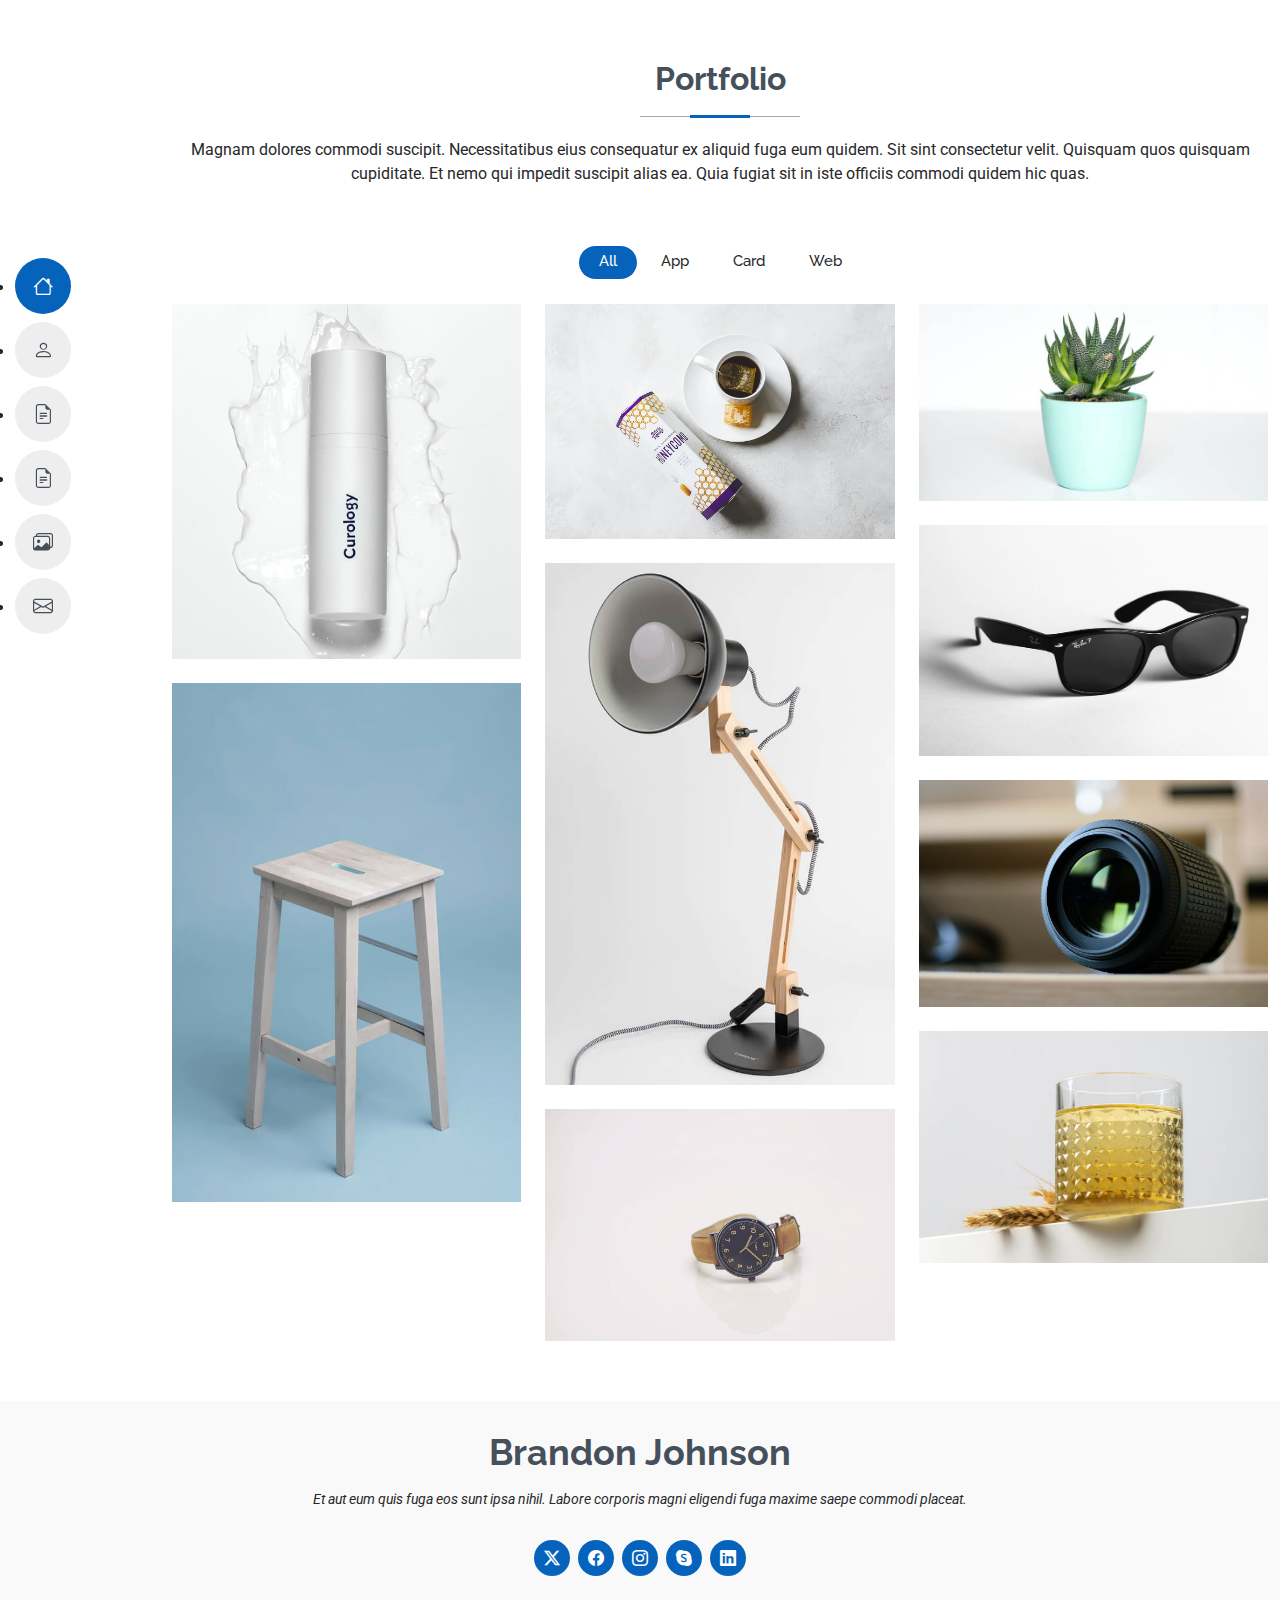
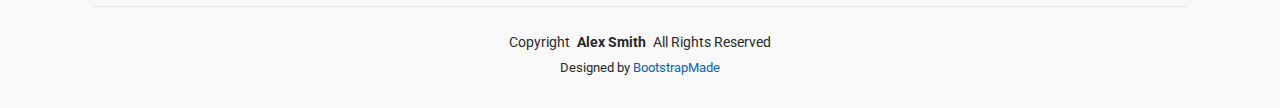
<file: portfolio-details.html>
<!DOCTYPE html>
<html lang="en">

<head>
  <meta charset="utf-8">
  <meta content="width=device-width, initial-scale=1.0" name="viewport">
  <title>Portfolio Details - MyResume Bootstrap Template</title>
  <meta content="" name="description">
  <meta content="" name="keywords">

  <!-- Favicons -->
  <link href="assets/img/favicon.png" rel="icon">
  <link href="assets/img/apple-touch-icon.png" rel="apple-touch-icon">

  <!-- Fonts -->
  <link href="https://fonts.googleapis.com" rel="preconnect">
  <link href="https://fonts.gstatic.com" rel="preconnect" crossorigin>
  <link href="https://fonts.googleapis.com/css2?family=Roboto:ital,wght@0,100;0,300;0,400;0,500;0,700;0,900;1,100;1,300;1,400;1,500;1,700;1,900&family=Poppins:ital,wght@0,100;0,200;0,300;0,400;0,500;0,600;0,700;0,800;0,900;1,100;1,200;1,300;1,400;1,500;1,600;1,700;1,800;1,900&family=Raleway:ital,wght@0,100;0,200;0,300;0,400;0,500;0,600;0,700;0,800;0,900;1,100;1,200;1,300;1,400;1,500;1,600;1,700;1,800;1,900&display=swap" rel="stylesheet">

  <!-- Vendor CSS Files -->
  <link href="assets/vendor/bootstrap/css/bootstrap.min.css" rel="stylesheet">
  <link href="assets/vendor/bootstrap-icons/bootstrap-icons.css" rel="stylesheet">
  <link href="assets/vendor/aos/aos.css" rel="stylesheet">
  <link href="assets/vendor/glightbox/css/glightbox.min.css" rel="stylesheet">
  <link href="assets/vendor/swiper/swiper-bundle.min.css" rel="stylesheet">

  <!-- Main CSS File -->
  <link href="assets/css/main.css" rel="stylesheet">

  <!-- =======================================================
  * Template Name: MyResume
  * Template URL: https://bootstrapmade.com/free-html-bootstrap-template-my-resume/
  * Updated: Jun 27 2024 with Bootstrap v5.3.3
  * Author: BootstrapMade.com
  * License: https://bootstrapmade.com/license/
  ======================================================== -->
</head>

<body class="portfolio-details-page">

  <header id="header" class="header d-flex flex-column justify-content-center">

    <i class="header-toggle d-xl-none bi bi-list"></i>

    <nav id="navmenu" class="navmenu">
        <li><a href="indedx.html" class="active"><i class="bi bi-house navicon"></i><span>Home</span></a></li>
        <li><a href="#about"><i class="bi bi-person navicon"></i><span>About Me</span></a></li>
        <li><a href="#resume"><i class="bi bi-file-earmark-text navicon"></i><span>Resume</span></a></li>
         <li><a href="#research"><i class="bi bi-file-earmark-text navicon"></i><span>Research&Teaching</span></a></li>
        <li><a href="portfolio-details.html"><i class="bi bi-images navicon"></i><span>Portfolio</span></a></li>
        <li><a href="#contact"><i class="bi bi-envelope navicon"></i><span>Contact</span></a></li>
      </ul>
    </nav>

  </header>

  <main class="main">

 <!--------------------------------
    BEGIN PORTFOGLIO Section 
    ---------------------------------->
    <section id="portfolio" class="portfolio section">

      <!-- Section Title -->
      <div class="container section-title" data-aos="fade-up">
        <h2>Portfolio</h2>
        <p>Magnam dolores commodi suscipit. Necessitatibus eius consequatur ex aliquid fuga eum quidem. Sit sint consectetur velit. Quisquam quos quisquam cupiditate. Et nemo qui impedit suscipit alias ea. Quia fugiat sit in iste officiis commodi quidem hic quas.</p>
      </div><!-- End Section Title -->

      <div class="container">

        <div class="isotope-layout" data-default-filter="*" data-layout="masonry" data-sort="original-order">

          <ul class="portfolio-filters isotope-filters" data-aos="fade-up" data-aos-delay="100">
            <li data-filter="*" class="filter-active">All</li>
            <li data-filter=".filter-app">App</li>
            <li data-filter=".filter-product">Card</li>
            <li data-filter=".filter-branding">Web</li>
          </ul><!-- End Portfolio Filters -->

          <div class="row gy-4 isotope-container" data-aos="fade-up" data-aos-delay="200">

            <div class="col-lg-4 col-md-6 portfolio-item isotope-item filter-app">
              <img src="assets/img/masonry-portfolio/masonry-portfolio-1.jpg" class="img-fluid" alt="">
              <div class="portfolio-info">
                <h4>App 1</h4>
                <p>Lorem ipsum, dolor sit</p>
                <a href="assets/img/masonry-portfolio/masonry-portfolio-1.jpg" title="App 1" data-gallery="portfolio-gallery-app" class="glightbox preview-link"><i class="bi bi-zoom-in"></i></a>
                <a href="portfolio-details.html" title="More Details" class="details-link"><i class="bi bi-link-45deg"></i></a>
              </div>
            </div><!-- End Portfolio Item -->

            <div class="col-lg-4 col-md-6 portfolio-item isotope-item filter-product">
              <img src="assets/img/masonry-portfolio/masonry-portfolio-2.jpg" class="img-fluid" alt="">
              <div class="portfolio-info">
                <h4>Product 1</h4>
                <p>Lorem ipsum, dolor sit</p>
                <a href="assets/img/masonry-portfolio/masonry-portfolio-2.jpg" title="Product 1" data-gallery="portfolio-gallery-product" class="glightbox preview-link"><i class="bi bi-zoom-in"></i></a>
                <a href="portfolio-details.html" title="More Details" class="details-link"><i class="bi bi-link-45deg"></i></a>
              </div>
            </div><!-- End Portfolio Item -->

            <div class="col-lg-4 col-md-6 portfolio-item isotope-item filter-branding">
              <img src="assets/img/masonry-portfolio/masonry-portfolio-3.jpg" class="img-fluid" alt="">
              <div class="portfolio-info">
                <h4>Branding 1</h4>
                <p>Lorem ipsum, dolor sit</p>
                <a href="assets/img/masonry-portfolio/masonry-portfolio-3.jpg" title="Branding 1" data-gallery="portfolio-gallery-branding" class="glightbox preview-link"><i class="bi bi-zoom-in"></i></a>
                <a href="portfolio-details.html" title="More Details" class="details-link"><i class="bi bi-link-45deg"></i></a>
              </div>
            </div><!-- End Portfolio Item -->

            <div class="col-lg-4 col-md-6 portfolio-item isotope-item filter-app">
              <img src="assets/img/masonry-portfolio/masonry-portfolio-4.jpg" class="img-fluid" alt="">
              <div class="portfolio-info">
                <h4>App 2</h4>
                <p>Lorem ipsum, dolor sit</p>
                <a href="assets/img/masonry-portfolio/masonry-portfolio-4.jpg" title="App 2" data-gallery="portfolio-gallery-app" class="glightbox preview-link"><i class="bi bi-zoom-in"></i></a>
                <a href="portfolio-details.html" title="More Details" class="details-link"><i class="bi bi-link-45deg"></i></a>
              </div>
            </div><!-- End Portfolio Item -->

            <div class="col-lg-4 col-md-6 portfolio-item isotope-item filter-product">
              <img src="assets/img/masonry-portfolio/masonry-portfolio-5.jpg" class="img-fluid" alt="">
              <div class="portfolio-info">
                <h4>Product 2</h4>
                <p>Lorem ipsum, dolor sit</p>
                <a href="assets/img/masonry-portfolio/masonry-portfolio-5.jpg" title="Product 2" data-gallery="portfolio-gallery-product" class="glightbox preview-link"><i class="bi bi-zoom-in"></i></a>
                <a href="portfolio-details.html" title="More Details" class="details-link"><i class="bi bi-link-45deg"></i></a>
              </div>
            </div><!-- End Portfolio Item -->

            <div class="col-lg-4 col-md-6 portfolio-item isotope-item filter-branding">
              <img src="assets/img/masonry-portfolio/masonry-portfolio-6.jpg" class="img-fluid" alt="">
              <div class="portfolio-info">
                <h4>Branding 2</h4>
                <p>Lorem ipsum, dolor sit</p>
                <a href="assets/img/masonry-portfolio/masonry-portfolio-6.jpg" title="Branding 2" data-gallery="portfolio-gallery-branding" class="glightbox preview-link"><i class="bi bi-zoom-in"></i></a>
                <a href="portfolio-details.html" title="More Details" class="details-link"><i class="bi bi-link-45deg"></i></a>
              </div>
            </div><!-- End Portfolio Item -->

            <div class="col-lg-4 col-md-6 portfolio-item isotope-item filter-app">
              <img src="assets/img/masonry-portfolio/masonry-portfolio-7.jpg" class="img-fluid" alt="">
              <div class="portfolio-info">
                <h4>App 3</h4>
                <p>Lorem ipsum, dolor sit</p>
                <a href="assets/img/masonry-portfolio/masonry-portfolio-7.jpg" title="App 3" data-gallery="portfolio-gallery-app" class="glightbox preview-link"><i class="bi bi-zoom-in"></i></a>
                <a href="portfolio-details.html" title="More Details" class="details-link"><i class="bi bi-link-45deg"></i></a>
              </div>
            </div><!-- End Portfolio Item -->

            <div class="col-lg-4 col-md-6 portfolio-item isotope-item filter-product">
              <img src="assets/img/masonry-portfolio/masonry-portfolio-8.jpg" class="img-fluid" alt="">
              <div class="portfolio-info">
                <h4>Product 3</h4>
                <p>Lorem ipsum, dolor sit</p>
                <a href="assets/img/masonry-portfolio/masonry-portfolio-8.jpg" title="Product 3" data-gallery="portfolio-gallery-product" class="glightbox preview-link"><i class="bi bi-zoom-in"></i></a>
                <a href="portfolio-details.html" title="More Details" class="details-link"><i class="bi bi-link-45deg"></i></a>
              </div>
            </div><!-- End Portfolio Item -->

            <div class="col-lg-4 col-md-6 portfolio-item isotope-item filter-branding">
              <img src="assets/img/masonry-portfolio/masonry-portfolio-9.jpg" class="img-fluid" alt="">
              <div class="portfolio-info">
                <h4>Branding 3</h4>
                <p>Lorem ipsum, dolor sit</p>
                <a href="assets/img/masonry-portfolio/masonry-portfolio-9.jpg" title="Branding 2" data-gallery="portfolio-gallery-branding" class="glightbox preview-link"><i class="bi bi-zoom-in"></i></a>
                <a href="portfolio-details.html" title="More Details" class="details-link"><i class="bi bi-link-45deg"></i></a>
              </div>
            </div><!-- End Portfolio Item -->

          </div><!-- End Portfolio Container -->

        </div>

      </div>

    </section>

 <!--------------------------------
    END PORTFOGLIO Section 
    ---------------------------------->



    
  </main>

  <footer id="footer" class="footer position-relative light-background">
    <div class="container">
      <h3 class="sitename">Brandon Johnson</h3>
      <p>Et aut eum quis fuga eos sunt ipsa nihil. Labore corporis magni eligendi fuga maxime saepe commodi placeat.</p>
      <div class="social-links d-flex justify-content-center">
        <a href=""><i class="bi bi-twitter-x"></i></a>
        <a href=""><i class="bi bi-facebook"></i></a>
        <a href=""><i class="bi bi-instagram"></i></a>
        <a href=""><i class="bi bi-skype"></i></a>
        <a href=""><i class="bi bi-linkedin"></i></a>
      </div>
      <div class="container">
        <div class="copyright">
          <span>Copyright</span> <strong class="px-1 sitename">Alex Smith</strong> <span>All Rights Reserved</span>
        </div>
        <div class="credits">
          <!-- All the links in the footer should remain intact. -->
          <!-- You can delete the links only if you've purchased the pro version. -->
          <!-- Licensing information: https://bootstrapmade.com/license/ -->
          <!-- Purchase the pro version with working PHP/AJAX contact form: [buy-url] -->
          Designed by <a href="https://bootstrapmade.com/">BootstrapMade</a>
        </div>
      </div>
    </div>
  </footer>

  <!-- Scroll Top -->
  <a href="#" id="scroll-top" class="scroll-top d-flex align-items-center justify-content-center"><i class="bi bi-arrow-up-short"></i></a>

  <!-- Preloader -->
  <div id="preloader"></div>

  <!-- Vendor JS Files -->
  <script src="assets/vendor/bootstrap/js/bootstrap.bundle.min.js"></script>
  <script src="assets/vendor/php-email-form/validate.js"></script>
  <script src="assets/vendor/aos/aos.js"></script>
  <script src="assets/vendor/typed.js/typed.umd.js"></script>
  <script src="assets/vendor/purecounter/purecounter_vanilla.js"></script>
  <script src="assets/vendor/waypoints/noframework.waypoints.js"></script>
  <script src="assets/vendor/glightbox/js/glightbox.min.js"></script>
  <script src="assets/vendor/imagesloaded/imagesloaded.pkgd.min.js"></script>
  <script src="assets/vendor/isotope-layout/isotope.pkgd.min.js"></script>
  <script src="assets/vendor/swiper/swiper-bundle.min.js"></script>

  <!-- Main JS File -->
  <script src="assets/js/main.js"></script>

</body>

</html>
</file>
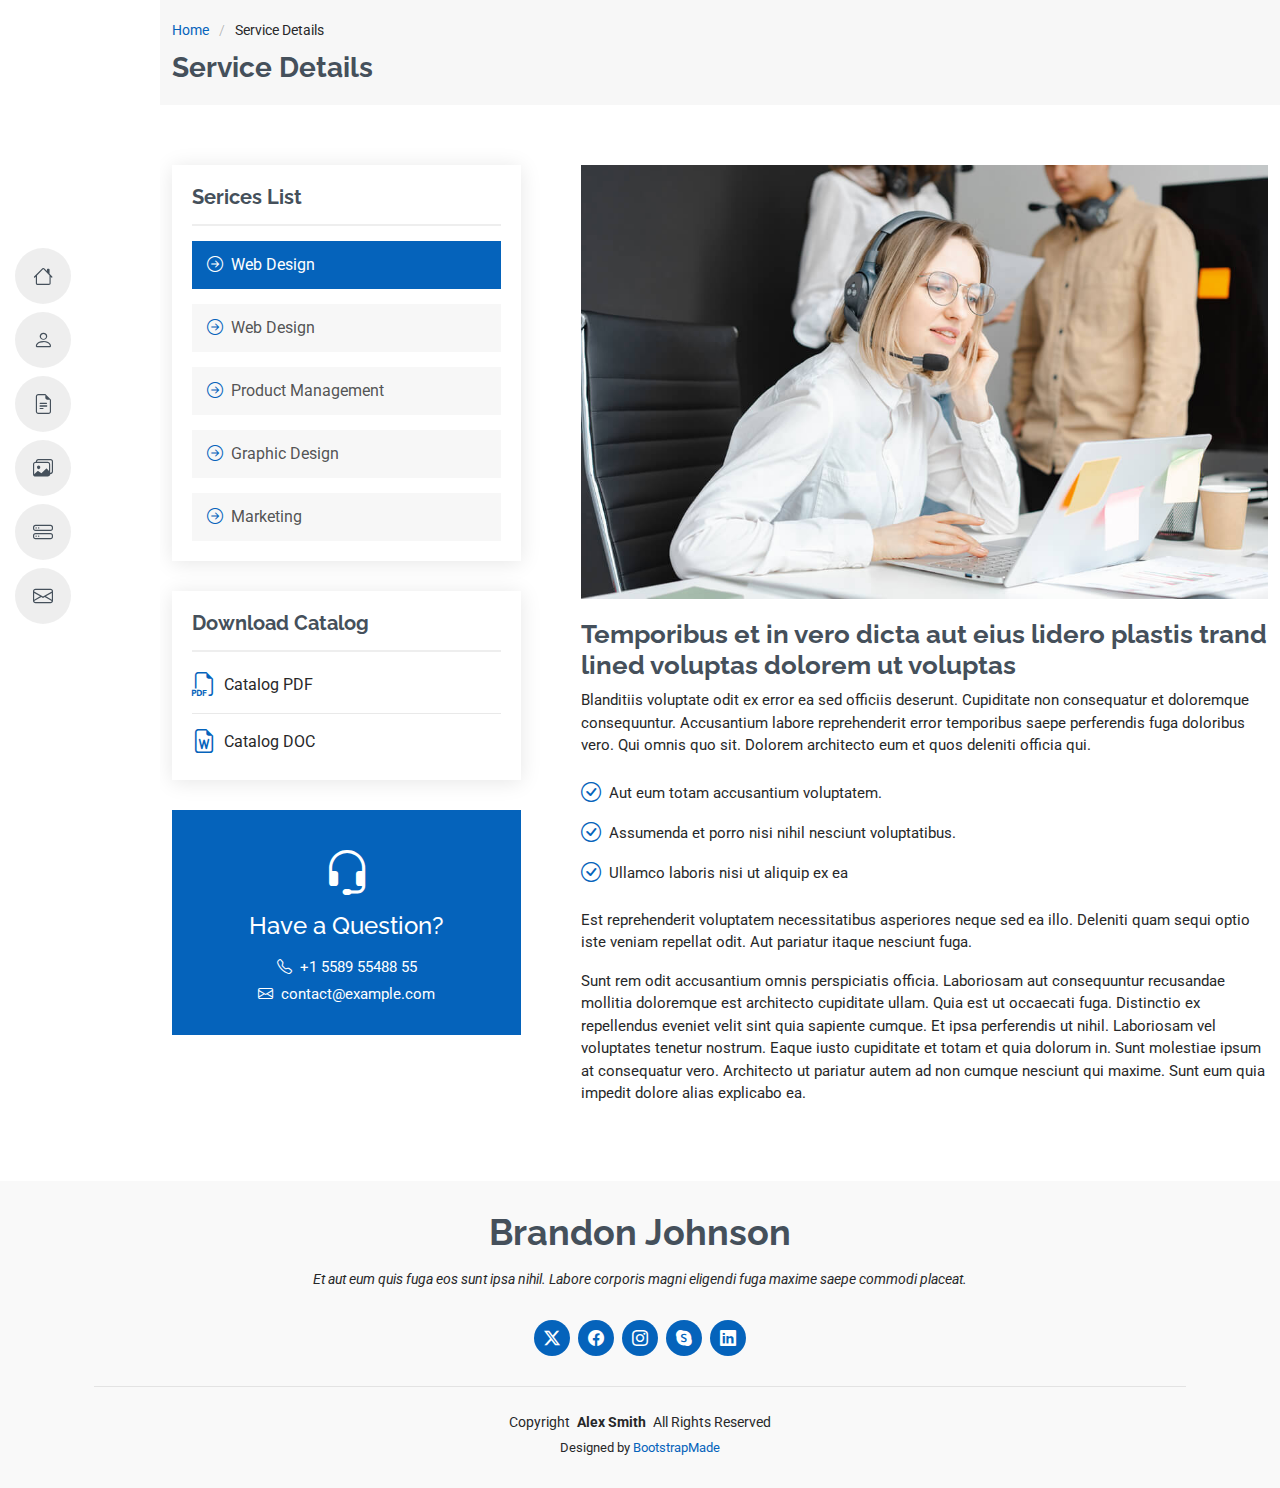
<file: service-details.html>
<!DOCTYPE html>
<html lang="en">

<head>
  <meta charset="utf-8">
  <meta content="width=device-width, initial-scale=1.0" name="viewport">
  <title>Service Details - MyResume Bootstrap Template</title>
  <meta content="" name="description">
  <meta content="" name="keywords">

  <!-- Favicons -->
  <link href="assets/img/favicon.png" rel="icon">
  <link href="assets/img/apple-touch-icon.png" rel="apple-touch-icon">

  <!-- Fonts -->
  <link href="https://fonts.googleapis.com" rel="preconnect">
  <link href="https://fonts.gstatic.com" rel="preconnect" crossorigin>
  <link href="https://fonts.googleapis.com/css2?family=Roboto:ital,wght@0,100;0,300;0,400;0,500;0,700;0,900;1,100;1,300;1,400;1,500;1,700;1,900&family=Poppins:ital,wght@0,100;0,200;0,300;0,400;0,500;0,600;0,700;0,800;0,900;1,100;1,200;1,300;1,400;1,500;1,600;1,700;1,800;1,900&family=Raleway:ital,wght@0,100;0,200;0,300;0,400;0,500;0,600;0,700;0,800;0,900;1,100;1,200;1,300;1,400;1,500;1,600;1,700;1,800;1,900&display=swap" rel="stylesheet">

  <!-- Vendor CSS Files -->
  <link href="assets/vendor/bootstrap/css/bootstrap.min.css" rel="stylesheet">
  <link href="assets/vendor/bootstrap-icons/bootstrap-icons.css" rel="stylesheet">
  <link href="assets/vendor/aos/aos.css" rel="stylesheet">
  <link href="assets/vendor/glightbox/css/glightbox.min.css" rel="stylesheet">
  <link href="assets/vendor/swiper/swiper-bundle.min.css" rel="stylesheet">

  <!-- Main CSS File -->
  <link href="assets/css/main.css" rel="stylesheet">

  <!-- =======================================================
  * Template Name: MyResume
  * Template URL: https://bootstrapmade.com/free-html-bootstrap-template-my-resume/
  * Updated: Jun 27 2024 with Bootstrap v5.3.3
  * Author: BootstrapMade.com
  * License: https://bootstrapmade.com/license/
  ======================================================== -->
</head>

<body class="service-details-page">

  <header id="header" class="header d-flex flex-column justify-content-center">

    <i class="header-toggle d-xl-none bi bi-list"></i>

    <nav id="navmenu" class="navmenu">
      <ul>
        <li><a href="#hero"><i class="bi bi-house navicon"></i><span>Home</span></a></li>
        <li><a href="#about"><i class="bi bi-person navicon"></i><span>About</span></a></li>
        <li><a href="#resume"><i class="bi bi-file-earmark-text navicon"></i><span>Resume</span></a></li>
        <li><a href="#portfolio"><i class="bi bi-images navicon"></i><span>Portfolio</span></a></li>
        <li><a href="#services"><i class="bi bi-hdd-stack navicon"></i><span>Services</span></a></li>
        <li><a href="#contact"><i class="bi bi-envelope navicon"></i><span>Contact</span></a></li>
      </ul>
    </nav>

  </header>

  <main class="main">

    <!-- Page Title -->
    <div class="page-title" data-aos="fade">
      <div class="container">
        <nav class="breadcrumbs">
          <ol>
            <li><a href="index.html">Home</a></li>
            <li class="current">Service Details</li>
          </ol>
        </nav>
        <h1>Service Details</h1>
      </div>
    </div><!-- End Page Title -->

    <!-- Service Details Section -->
    <section id="service-details" class="service-details section">

      <div class="container">

        <div class="row gy-5">

          <div class="col-lg-4" data-aos="fade-up" data-aos-delay="100">

            <div class="service-box">
              <h4>Serices List</h4>
              <div class="services-list">
                <a href="#" class="active"><i class="bi bi-arrow-right-circle"></i><span>Web Design</span></a>
                <a href="#"><i class="bi bi-arrow-right-circle"></i><span>Web Design</span></a>
                <a href="#"><i class="bi bi-arrow-right-circle"></i><span>Product Management</span></a>
                <a href="#"><i class="bi bi-arrow-right-circle"></i><span>Graphic Design</span></a>
                <a href="#"><i class="bi bi-arrow-right-circle"></i><span>Marketing</span></a>
              </div>
            </div><!-- End Services List -->

            <div class="service-box">
              <h4>Download Catalog</h4>
              <div class="download-catalog">
                <a href="#"><i class="bi bi-filetype-pdf"></i><span>Catalog PDF</span></a>
                <a href="#"><i class="bi bi-file-earmark-word"></i><span>Catalog DOC</span></a>
              </div>
            </div><!-- End Services List -->

            <div class="help-box d-flex flex-column justify-content-center align-items-center">
              <i class="bi bi-headset help-icon"></i>
              <h4>Have a Question?</h4>
              <p class="d-flex align-items-center mt-2 mb-0"><i class="bi bi-telephone me-2"></i> <span>+1 5589 55488 55</span></p>
              <p class="d-flex align-items-center mt-1 mb-0"><i class="bi bi-envelope me-2"></i> <a href="mailto:contact@example.com">contact@example.com</a></p>
            </div>

          </div>

          <div class="col-lg-8 ps-lg-5" data-aos="fade-up" data-aos-delay="200">
            <img src="assets/img/services.jpg" alt="" class="img-fluid services-img">
            <h3>Temporibus et in vero dicta aut eius lidero plastis trand lined voluptas dolorem ut voluptas</h3>
            <p>
              Blanditiis voluptate odit ex error ea sed officiis deserunt. Cupiditate non consequatur et doloremque consequuntur. Accusantium labore reprehenderit error temporibus saepe perferendis fuga doloribus vero. Qui omnis quo sit. Dolorem architecto eum et quos deleniti officia qui.
            </p>
            <ul>
              <li><i class="bi bi-check-circle"></i> <span>Aut eum totam accusantium voluptatem.</span></li>
              <li><i class="bi bi-check-circle"></i> <span>Assumenda et porro nisi nihil nesciunt voluptatibus.</span></li>
              <li><i class="bi bi-check-circle"></i> <span>Ullamco laboris nisi ut aliquip ex ea</span></li>
            </ul>
            <p>
              Est reprehenderit voluptatem necessitatibus asperiores neque sed ea illo. Deleniti quam sequi optio iste veniam repellat odit. Aut pariatur itaque nesciunt fuga.
            </p>
            <p>
              Sunt rem odit accusantium omnis perspiciatis officia. Laboriosam aut consequuntur recusandae mollitia doloremque est architecto cupiditate ullam. Quia est ut occaecati fuga. Distinctio ex repellendus eveniet velit sint quia sapiente cumque. Et ipsa perferendis ut nihil. Laboriosam vel voluptates tenetur nostrum. Eaque iusto cupiditate et totam et quia dolorum in. Sunt molestiae ipsum at consequatur vero. Architecto ut pariatur autem ad non cumque nesciunt qui maxime. Sunt eum quia impedit dolore alias explicabo ea.
            </p>
          </div>

        </div>

      </div>

    </section><!-- /Service Details Section -->

  </main>

  <footer id="footer" class="footer position-relative light-background">
    <div class="container">
      <h3 class="sitename">Brandon Johnson</h3>
      <p>Et aut eum quis fuga eos sunt ipsa nihil. Labore corporis magni eligendi fuga maxime saepe commodi placeat.</p>
      <div class="social-links d-flex justify-content-center">
        <a href=""><i class="bi bi-twitter-x"></i></a>
        <a href=""><i class="bi bi-facebook"></i></a>
        <a href=""><i class="bi bi-instagram"></i></a>
        <a href=""><i class="bi bi-skype"></i></a>
        <a href=""><i class="bi bi-linkedin"></i></a>
      </div>
      <div class="container">
        <div class="copyright">
          <span>Copyright</span> <strong class="px-1 sitename">Alex Smith</strong> <span>All Rights Reserved</span>
        </div>
        <div class="credits">
          <!-- All the links in the footer should remain intact. -->
          <!-- You can delete the links only if you've purchased the pro version. -->
          <!-- Licensing information: https://bootstrapmade.com/license/ -->
          <!-- Purchase the pro version with working PHP/AJAX contact form: [buy-url] -->
          Designed by <a href="https://bootstrapmade.com/">BootstrapMade</a>
        </div>
      </div>
    </div>
  </footer>

  <!-- Scroll Top -->
  <a href="#" id="scroll-top" class="scroll-top d-flex align-items-center justify-content-center"><i class="bi bi-arrow-up-short"></i></a>

  <!-- Preloader -->
  <div id="preloader"></div>

  <!-- Vendor JS Files -->
  <script src="assets/vendor/bootstrap/js/bootstrap.bundle.min.js"></script>
  <script src="assets/vendor/php-email-form/validate.js"></script>
  <script src="assets/vendor/aos/aos.js"></script>
  <script src="assets/vendor/typed.js/typed.umd.js"></script>
  <script src="assets/vendor/purecounter/purecounter_vanilla.js"></script>
  <script src="assets/vendor/waypoints/noframework.waypoints.js"></script>
  <script src="assets/vendor/glightbox/js/glightbox.min.js"></script>
  <script src="assets/vendor/imagesloaded/imagesloaded.pkgd.min.js"></script>
  <script src="assets/vendor/isotope-layout/isotope.pkgd.min.js"></script>
  <script src="assets/vendor/swiper/swiper-bundle.min.js"></script>

  <!-- Main JS File -->
  <script src="assets/js/main.js"></script>

</body>

</html>
</file>
<file: assets/css/main.css>
/**
* Template Name: MyResume
* Template URL: https://bootstrapmade.com/free-html-bootstrap-template-my-resume/
* Updated: Jun 27 2024 with Bootstrap v5.3.3
* Author: BootstrapMade.com
* License: https://bootstrapmade.com/license/
*/

/*--------------------------------------------------------------
# Font & Color Variables
# Help: https://bootstrapmade.com/color-system/
--------------------------------------------------------------*/
/* Fonts */
:root {
  --default-font: "Roboto",  system-ui, -apple-system, "Segoe UI", Roboto, "Helvetica Neue", Arial, "Noto Sans", "Liberation Sans", sans-serif, "Apple Color Emoji", "Segoe UI Emoji", "Segoe UI Symbol", "Noto Color Emoji";
  --heading-font: "Raleway",  sans-serif;
  --nav-font: "Poppins",  sans-serif;
}

/* Global Colors - The following color variables are used throughout the website. Updating them here will change the color scheme of the entire website */
:root { 
  --background-color: #ffffff; /* Background color for the entire website, including individual sections */
  --default-color: #272829; /* Default color used for the majority of the text content across the entire website */
  --heading-color: #45505b; /* Color for headings, subheadings and title throughout the website */
  --accent-color: #0563bb; /* Accent color that represents your brand on the website. It's used for buttons, links, and other elements that need to stand out */
  --surface-color: #ffffff; /* The surface color is used as a background of boxed elements within sections, such as cards, icon boxes, or other elements that require a visual separation from the global background. */
  --contrast-color: #ffffff; /* Contrast color for text, ensuring readability against backgrounds of accent, heading, or default colors. */


}

/* Nav Menu Colors - The following color variables are used specifically for the navigation menu. They are separate from the global colors to allow for more customization options */
:root {
  --nav-color: #45505b;  /* The default color of the main navmenu links */
  --nav-hover-color: #0563bb; /* Applied to main navmenu links when they are hovered over or active */
  --nav-mobile-background-color: #ffffff; /* Used as the background color for mobile navigation menu */
  --nav-dropdown-background-color: #ffffff; /* Used as the background color for dropdown items that appear when hovering over primary navigation items */
  --nav-dropdown-color: #212529; /* Used for navigation links of the dropdown items in the navigation menu. */
  --nav-dropdown-hover-color: #0563bb; /* Similar to --nav-hover-color, this color is applied to dropdown navigation links when they are hovered over. */
}

/* Color Presets - These classes override global colors when applied to any section or element, providing reuse of the sam color scheme. */

.light-background {
  --background-color: #f9f9f9;
  --surface-color: #ffffff;
}

.dark-background {
  --background-color: #060606;
  --default-color: #ffffff;
  --heading-color: #ffffff;
  --surface-color: #252525;
  --contrast-color: #ffffff;
}

/* Smooth scroll */
:root {
  scroll-behavior: smooth;
}

/*--------------------------------------------------------------
# General Styling & Shared Classes
--------------------------------------------------------------*/
body {
  color: var(--default-color);
  background-color: var(--background-color);
  font-family: var(--default-font);
}

a {
  color: var(--accent-color);
  text-decoration: none;
  transition: 0.3s;
}

a:hover {
  color: color-mix(in srgb, var(--accent-color), transparent 25%);
  text-decoration: none;
}

h1,
h2,
h3,
h4,
h5,
h6 {
  color: var(--heading-color);
  font-family: var(--heading-font);
}

/* PHP Email Form Messages
------------------------------*/
.php-email-form .error-message {
  display: none;
  background: #df1529;
  color: #ffffff;
  text-align: left;
  padding: 15px;
  margin-bottom: 24px;
  font-weight: 600;
}

.php-email-form .sent-message {
  display: none;
  color: #ffffff;
  background: #059652;
  text-align: center;
  padding: 15px;
  margin-bottom: 24px;
  font-weight: 600;
}

.php-email-form .loading {
  display: none;
  background: var(--surface-color);
  text-align: center;
  padding: 15px;
  margin-bottom: 24px;
}

.php-email-form .loading:before {
  content: "";
  display: inline-block;
  border-radius: 50%;
  width: 24px;
  height: 24px;
  margin: 0 10px -6px 0;
  border: 3px solid var(--accent-color);
  border-top-color: var(--surface-color);
  animation: php-email-form-loading 1s linear infinite;
}

@keyframes php-email-form-loading {
  0% {
    transform: rotate(0deg);
  }

  100% {
    transform: rotate(360deg);
  }
}

/*--------------------------------------------------------------
# Global Header
--------------------------------------------------------------*/
.header {
  color: var(--default-color);
  position: fixed;
  top: 0;
  left: 0;
  bottom: 0;
  padding: 0 15px;
  transition: all ease-in-out 0.3s;
  overflow-y: auto;
  z-index: 997;
  min-width: 200px;
}

@media (max-width: 1199px) {
  .header {
    background-color: var(--background-color);
    border-right: 1px solid color-mix(in srgb, var(--default-color), transparent 90%);
    width: 300px;
    left: -100%;
  }
}

@media (min-width: 1200px) and (max-width: 1600px) {
  .header~main {
    margin-left: 160px;
  }

  .header~main .hero {
    margin-left: -160px;
    width: 100vw;
  }
}

.header.header-show {
  left: 0;
}

.header .header-toggle {
  color: var(--contrast-color);
  background-color: var(--accent-color);
  font-size: 22px;
  display: flex;
  align-items: center;
  justify-content: center;
  width: 40px;
  height: 40px;
  border-radius: 50%;
  cursor: pointer;
  position: fixed;
  top: 15px;
  right: 15px;
  z-index: 9999;
  transition: background-color 0.3s;
}

.header .header-toggle:hover {
  color: var(--contrast-color);
  background-color: color-mix(in srgb, var(--accent-color) 90%, white 15%);
}

.header .profile-img img {
  margin: 15px auto;
  display: block;
  width: 120px;
  border: 8px solid color-mix(in srgb, var(--default-color), transparent 85%);
}

/*--------------------------------------------------------------
# Navigation Menu
--------------------------------------------------------------*/
.navmenu {
  padding: 0;
  z-index: 9997;
}

.navmenu ul {
  list-style: none;
  padding: 0 0 20px 0;
  margin: 0;
  width: 140px;
}

.navmenu a,
.navmenu a:focus {
  color: var(--nav-color);
  font-family: var(--nav-font);
  display: flex;
  align-items: center;
  padding: 10px 18px;
  margin-bottom: 8px;
  font-size: 15px;
  border-radius: 50px;
  background: color-mix(in srgb, var(--default-color), transparent 92%);
  height: 56px;
  width: 100%;
  overflow: hidden;
  transition: 0.3s;
}

.navmenu a i,
.navmenu a:focus i {
  font-size: 20px;
}

.navmenu a span,
.navmenu a:focus span {
  padding: 0 5px 0 7px;
}

@media (min-width: 992px) {

  .navmenu a,
  .navmenu a:focus {
    max-width: 56px;
  }

  .navmenu a span,
  .navmenu a:focus span {
    display: none;
  }
}

.navmenu a:hover,
.navmenu .active,
.navmenu .active:focus,
.navmenu li:hover>a {
  color: var(--contrast-color);
  background: var(--nav-hover-color);
}

.navmenu a:hover,
.navmenu li:hover>a {
  max-width: 100%;
  color: var(--contrast-color);
}

.navmenu a:hover span,
.navmenu li:hover>a span {
  display: block;
}

/*--------------------------------------------------------------
# Global Footer
--------------------------------------------------------------*/
.footer {
  color: var(--default-color);
  background-color: var(--background-color);
  font-size: 14px;
  text-align: center;
  padding: 30px 0;
  position: relative;
}

.footer h3 {
  font-size: 36px;
  font-weight: 700;
  position: relative;
  padding: 0;
  margin: 0 0 15px 0;
}

.footer p {
  font-size: 15;
  font-style: italic;
  padding: 0;
  margin: 0 0 30px 0;
}

.footer .social-links {
  margin: 0 0 30px 0;
}

.footer .social-links a {
  font-size: 16px;
  display: flex;
  align-items: center;
  justify-content: center;
  background: var(--accent-color);
  color: var(--contrast-color);
  line-height: 1;
  margin: 0 4px;
  border-radius: 50%;
  text-align: center;
  width: 36px;
  height: 36px;
  transition: 0.3s;
}

.footer .social-links a:hover {
  background: color-mix(in srgb, var(--accent-color), transparent 20%);
  text-decoration: none;
}

.footer .copyright {
  padding-top: 25px;
  border-top: 1px solid color-mix(in srgb, var(--default-color), transparent 90%);
}

.footer .credits {
  font-size: 13px;
  padding-top: 5px;
}

/*--------------------------------------------------------------
# Preloader
--------------------------------------------------------------*/
#preloader {
  position: fixed;
  inset: 0;
  z-index: 999999;
  overflow: hidden;
  background: var(--backgroupnd-color);
  transition: all 0.6s ease-out;
}

#preloader:before {
  content: "";
  position: fixed;
  top: calc(50% - 30px);
  left: calc(50% - 30px);
  border: 6px solid #ffffff;
  border-color: var(--accent-color) transparent var(--accent-color) transparent;
  border-radius: 50%;
  width: 60px;
  height: 60px;
  animation: animate-preloader 1.5s linear infinite;
}

@keyframes animate-preloader {
  0% {
    transform: rotate(0deg);
  }

  100% {
    transform: rotate(360deg);
  }
}



/*--------------------------------------------------------------
# Scroll Top Button
--------------------------------------------------------------*/
.scroll-top {
  position: fixed;
  visibility: hidden;
  opacity: 0;
  right: 15px;
  bottom: -15px;
  z-index: 99999;
  background-color: var(--accent-color);
  width: 44px;
  height: 44px;
  border-radius: 50px;
  transition: all 0.4s;
}

.scroll-top i {
  font-size: 24px;
  color: var(--contrast-color);
  line-height: 0;
}

.scroll-top:hover {
  background-color: color-mix(in srgb, var(--accent-color), transparent 20%);
  color: var(--contrast-color);
}

.scroll-top.active {
  visibility: visible;
  opacity: 1;
  bottom: 15px;
}

/*--------------------------------------------------------------
# Disable aos animation delay on mobile devices
--------------------------------------------------------------*/
@media screen and (max-width: 768px) {
  [data-aos-delay] {
    transition-delay: 0 !important;
  }
}

/*--------------------------------------------------------------
# Global Page Titles & Breadcrumbs
--------------------------------------------------------------*/
.page-title {
  --background-color: color-mix(in srgb, var(--default-color), transparent 96%);
  color: var(--default-color);
  background-color: var(--background-color);
  padding: 20px 0;
  position: relative;
}

.page-title h1 {
  font-size: 28px;
  font-weight: 700;
  margin: 0;
}

.page-title .breadcrumbs ol {
  display: flex;
  flex-wrap: wrap;
  list-style: none;
  padding: 0 0 10px 0;
  margin: 0;
  font-size: 14px;
  font-weight: 400;
}

.page-title .breadcrumbs ol li+li {
  padding-left: 10px;
}

.page-title .breadcrumbs ol li+li::before {
  content: "/";
  display: inline-block;
  padding-right: 10px;
  color: color-mix(in srgb, var(--default-color), transparent 70%);
}

/*--------------------------------------------------------------
# Global Sections
--------------------------------------------------------------*/
section,
.section {
  color: var(--default-color);
  background-color: var(--background-color);
  padding: 60px 0;
  overflow: clip;
}

/*--------------------------------------------------------------
# Global Section Titles
--------------------------------------------------------------*/
.section-title {
  text-align: center;
  padding-bottom: 60px;
  position: relative;
}

.section-title h2 {
  font-size: 32px;
  font-weight: 700;
  margin-bottom: 20px;
  padding-bottom: 20px;
  position: relative;
}

.section-title h2:before {
  content: "";
  position: absolute;
  display: block;
  width: 160px;
  height: 1px;
  background: color-mix(in srgb, var(--default-color), transparent 60%);
  left: 0;
  right: 0;
  bottom: 1px;
  margin: auto;
}

.section-title h2::after {
  content: "";
  position: absolute;
  display: block;
  width: 60px;
  height: 3px;
  background: var(--accent-color);
  left: 0;
  right: 0;
  bottom: 0;
  margin: auto;
}

.section-title p {
  margin-bottom: 0;
}

/*--------------------------------------------------------------
# Hero Section
--------------------------------------------------------------*/
.hero {
  width: 100%;
  min-height: 100vh;
  position: relative;
  padding: 80px 0;
  display: flex;
  align-items: center;
  justify-content: center;
}

.hero img {
  position: absolute;
  inset: 0;
  display: block;
  width: 100%;
  height: 100%;
  object-fit: cover;
  z-index: 1;
}

.hero:before {
  content: "";
  background: color-mix(in srgb, var(--background-color), transparent 30%);
  position: absolute;
  inset: 0;
  z-index: 2;
}

.hero .container {
  position: relative;
  z-index: 3;
}

.hero h2 {
  margin: 0;
  font-size: 64px;
  font-weight: 700;
}

.hero p {
  margin: 5px 0 0 0;
  font-size: 26px;
}

.hero p span {
  letter-spacing: 1px;
  border-bottom: 2px solid var(--accent-color);
}

.hero .social-links {
  margin-top: 25px;
}

.hero .social-links a {
  font-size: 20px;
  display: inline-block;
  color: color-mix(in srgb, var(--default-color), transparent 30%);
  line-height: 1;
  margin-right: 20px;
  transition: 0.3s;
}

.hero .social-links a:hover {
  color: var(--accent-color);
}

@media (max-width: 768px) {
  .hero h2 {
    font-size: 32px;
  }

  .hero p {
    font-size: 20px;
  }
}

/*--------------------------------------------------------------
# About Section
--------------------------------------------------------------*/
.about .content h2 {
  font-weight: 700;
  font-size: 28px;
  color: #0563bb;
}

.about .content h3 {
  font-weight: 700;
  font-size: 16px;
  color: #0563bb;
}

.about .content ul {
  list-style: none;
  padding: 0;
}

.about .content ul li {
  margin-bottom: 20px;
  display: flex;
  align-items: center;
}

.about .content ul strong {
  margin-right: 10px;
}

.about .content ul i {
  font-size: 16px;
  margin-right: 5px;
  color: var(--accent-color);
  line-height: 0;
}

/*--------------------------------------------------------------
# Stats Section
--------------------------------------------------------------*/
.stats i {
  background-color: var(--accent-color);
  color: var(--contrast-color);
  width: 54px;
  height: 54px;
  font-size: 24px;
  border-radius: 50px;
  display: inline-flex;
  align-items: center;
  justify-content: center;
  position: relative;
  z-index: 1;
}

.stats .stats-item {
  margin-top: 10px;
  width: 100%;
  position: relative;
  text-align: center;
  z-index: 0;
}

.stats .stats-item span {
  font-size: 36px;
  display: block;
  font-weight: 700;
  color: color-mix(in srgb, var(--default-color), transparent 20%);
}

.stats .stats-item p {
  padding: 0;
  margin: 0;
  color: color-mix(in srgb, var(--default-color), transparent 50%);
  font-size: 16px;
}

/*--------------------------------------------------------------
# Skills Section
--------------------------------------------------------------*/
.skills .progress {
  height: 60px;
  display: block;
  background: none;
  border-radius: 0;
}

.skills .progress .skill {
  color: var(--heading-color);
  padding: 0;
  margin: 0 0 6px 0;
  text-transform: uppercase;
  display: block;
  font-weight: 600;
  font-family: var(--heading-font);
}

.skills .progress .skill .val {
  float: right;
  font-style: normal;
}

.skills .progress-bar-wrap {
  background: color-mix(in srgb, var(--default-color), transparent 90%);
  height: 10px;
}

.skills .progress-bar {
  width: 1px;
  height: 10px;
  transition: 0.9s;
  background-color: var(--accent-color);
}

/*--------------------------------------------------------------
# Resume Section
--------------------------------------------------------------*/
.resume .resume-title {
  color: var(--heading-color);
  font-size: 26px;
  font-weight: 700;
  margin-top: 20px;
  margin-bottom: 20px;
}

.resume .resume-item {
  padding: 0 0 20px 20px;
  margin-top: -2px;
  border-left: 2px solid var(--accent-color);
  position: relative;
}

.resume .resume-item h4 {
  line-height: 18px;
  font-size: 18px;
  font-weight: 600;
  text-transform: uppercase;
  color: color-mix(in srgb, var(--default-color), transparent 20%);
  margin-bottom: 10px;
}

.resume .resume-item h5 {
  font-size: 16px;
  padding: 5px 15px;
  display: inline-block;
  font-weight: 600;
  margin-bottom: 10px;
}

.resume .resume-item ul {
  padding-left: 20px;
}

.resume .resume-item ul li {
  padding-bottom: 10px;
}

.resume .resume-item:last-child {
  padding-bottom: 0;
}

.resume .resume-item::before {
  content: "";
  position: absolute;
  width: 16px;
  height: 16px;
  border-radius: 50px;
  left: -9px;
  top: 0;
  background: var(--background-color);
  border: 2px solid var(--accent-color);
}

/*--------------------------------------------------------------
# Portfolio Section
--------------------------------------------------------------*/
.portfolio .portfolio-filters {
  padding: 0;
  margin: 0 auto 20px auto;
  list-style: none;
  text-align: center;
}

.portfolio .portfolio-filters li {
  cursor: pointer;
  display: inline-block;
  padding: 8px 20px 10px 20px;
  margin: 0;
  font-size: 15px;
  font-weight: 500;
  line-height: 1;
  margin-bottom: 5px;
  border-radius: 50px;
  transition: all 0.3s ease-in-out;
  font-family: var(--heading-font);
}

.portfolio .portfolio-filters li:hover,
.portfolio .portfolio-filters li.filter-active {
  color: var(--contrast-color);
  background-color: var(--accent-color);
}

.portfolio .portfolio-filters li:first-child {
  margin-left: 0;
}

.portfolio .portfolio-filters li:last-child {
  margin-right: 0;
}

@media (max-width: 575px) {
  .portfolio .portfolio-filters li {
    font-size: 14px;
    margin: 0 0 10px 0;
  }
}

.portfolio .portfolio-item {
  position: relative;
  overflow: hidden;
}

.portfolio .portfolio-item .portfolio-info {
  opacity: 0;
  position: absolute;
  left: 12px;
  right: 12px;
  bottom: -100%;
  z-index: 3;
  transition: all ease-in-out 0.5s;
  background: color-mix(in srgb, var(--background-color), transparent 10%);
  padding: 15px;
}

.portfolio .portfolio-item .portfolio-info h4 {
  font-size: 18px;
  font-weight: 600;
  padding-right: 50px;
}

.portfolio .portfolio-item .portfolio-info p {
  color: color-mix(in srgb, var(--default-color), transparent 30%);
  font-size: 14px;
  margin-bottom: 0;
  padding-right: 50px;
}

.portfolio .portfolio-item .portfolio-info .preview-link,
.portfolio .portfolio-item .portfolio-info .details-link {
  position: absolute;
  right: 50px;
  font-size: 24px;
  top: calc(50% - 14px);
  color: color-mix(in srgb, var(--default-color), transparent 30%);
  transition: 0.3s;
  line-height: 0;
}

.portfolio .portfolio-item .portfolio-info .preview-link:hover,
.portfolio .portfolio-item .portfolio-info .details-link:hover {
  color: var(--accent-color);
}

.portfolio .portfolio-item .portfolio-info .details-link {
  right: 14px;
  font-size: 28px;
}

.portfolio .portfolio-item:hover .portfolio-info {
  opacity: 1;
  bottom: 0;
}

/*--------------------------------------------------------------
# Services Section
--------------------------------------------------------------*/
.services .service-item {
  background-color: var(--surface-color);
  box-shadow: 0px 5px 90px 0px rgba(0, 0, 0, 0.1);
  height: 100%;
  padding: 60px 30px;
  text-align: center;
  transition: 0.3s;
  border-radius: 5px;
}

.services .service-item .icon {
  margin: 0 auto;
  width: 100px;
  height: 100px;
  display: flex;
  align-items: center;
  justify-content: center;
  transition: ease-in-out 0.3s;
  position: relative;
}

.services .service-item .icon i {
  font-size: 36px;
  transition: 0.5s;
  position: relative;
}

.services .service-item .icon svg {
  position: absolute;
  top: 0;
  left: 0;
}

.services .service-item .icon svg path {
  transition: 0.5s;
  fill: color-mix(in srgb, var(--default-color), transparent 95%);
}

.services .service-item h3 {
  font-weight: 700;
  margin: 10px 0 15px 0;
  font-size: 22px;
}

.services .service-item p {
  line-height: 24px;
  font-size: 14px;
  margin-bottom: 0;
}

.services .service-item:hover {
  box-shadow: 0px 5px 35px 0px rgba(0, 0, 0, 0.1);
}

.services .service-item.item-cyan i {
  color: #0dcaf0;
}

.services .service-item.item-cyan:hover .icon i {
  color: #fff;
}

.services .service-item.item-cyan:hover .icon path {
  fill: #0dcaf0;
}

.services .service-item.item-orange i {
  color: #fd7e14;
}

.services .service-item.item-orange:hover .icon i {
  color: #fff;
}

.services .service-item.item-orange:hover .icon path {
  fill: #fd7e14;
}

.services .service-item.item-teal i {
  color: #20c997;
}

.services .service-item.item-teal:hover .icon i {
  color: #fff;
}

.services .service-item.item-teal:hover .icon path {
  fill: #20c997;
}

.services .service-item.item-red i {
  color: #df1529;
}

.services .service-item.item-red:hover .icon i {
  color: #fff;
}

.services .service-item.item-red:hover .icon path {
  fill: #df1529;
}

.services .service-item.item-indigo i {
  color: #6610f2;
}

.services .service-item.item-indigo:hover .icon i {
  color: #fff;
}

.services .service-item.item-indigo:hover .icon path {
  fill: #6610f2;
}

.services .service-item.item-pink i {
  color: #f3268c;
}

.services .service-item.item-pink:hover .icon i {
  color: #fff;
}

.services .service-item.item-pink:hover .icon path {
  fill: #f3268c;
}

/*--------------------------------------------------------------
# Testimonials Section
--------------------------------------------------------------*/
.testimonials .testimonials-carousel,
.testimonials .testimonials-slider {
  overflow: hidden;
}

.testimonials .testimonial-item .testimonial-content {
  border-left: 3px solid var(--accent-color);
  padding-left: 30px;
}

.testimonials .testimonial-item .testimonial-img {
  border-radius: 50%;
  border: 4px solid var(--background-color);
  margin: 0 auto;
}

.testimonials .testimonial-item h3 {
  font-size: 20px;
  font-weight: bold;
  margin: 10px 0 5px 0;
}

.testimonials .testimonial-item h4 {
  font-size: 14px;
  color: color-mix(in srgb, var(--default-color), transparent 40%);
  margin: 0 0 10px 0;
}

.testimonials .testimonial-item .stars i {
  color: #ffc107;
  margin: 0 1px;
}

.testimonials .testimonial-item .quote-icon-left,
.testimonials .testimonial-item .quote-icon-right {
  color: color-mix(in srgb, var(--accent-color), transparent 50%);
  font-size: 26px;
  line-height: 0;
}

.testimonials .testimonial-item .quote-icon-left {
  display: inline-block;
  left: -5px;
  position: relative;
}

.testimonials .testimonial-item .quote-icon-right {
  display: inline-block;
  right: -5px;
  position: relative;
  top: 10px;
  transform: scale(-1, -1);
}

.testimonials .testimonial-item p {
  font-style: italic;
}

.testimonials .swiper-wrapper {
  height: auto;
}

.testimonials .swiper-pagination {
  margin-top: 30px;
  position: relative;
}

.testimonials .swiper-pagination .swiper-pagination-bullet {
  width: 12px;
  height: 12px;
  background-color: color-mix(in srgb, var(--default-color), transparent 85%);
  opacity: 1;
}

.testimonials .swiper-pagination .swiper-pagination-bullet-active {
  background-color: var(--accent-color);
}

/*--------------------------------------------------------------
# Contact Section
--------------------------------------------------------------*/
.contact .info-item+.info-item {
  margin-top: 40px;
}

.contact .info-item i {
  color: var(--accent-color);
  background: color-mix(in srgb, var(--accent-color), transparent 92%);
  font-size: 20px;
  width: 44px;
  height: 44px;
  display: flex;
  justify-content: center;
  align-items: center;
  border-radius: 50px;
  transition: all 0.3s ease-in-out;
  margin-right: 15px;
}

.contact .info-item h3 {
  padding: 0;
  font-size: 18px;
  font-weight: 700;
  margin-bottom: 5px;
}

.contact .info-item p {
  padding: 0;
  margin-bottom: 0;
  font-size: 14px;
}

.contact .info-item:hover i {
  background: var(--accent-color);
  color: var(--contrast-color);
}

.contact .php-email-form {
  height: 100%;
}

.contact .php-email-form input[type=text],
.contact .php-email-form input[type=email],
.contact .php-email-form textarea {
  font-size: 14px;
  padding: 10px 15px;
  box-shadow: none;
  border-radius: 0;
  color: var(--default-color);
  background-color: color-mix(in srgb, var(--background-color), transparent 50%);
  border-color: color-mix(in srgb, var(--default-color), transparent 80%);
}

.contact .php-email-form input[type=text]:focus,
.contact .php-email-form input[type=email]:focus,
.contact .php-email-form textarea:focus {
  border-color: var(--accent-color);
}

.contact .php-email-form input[type=text]::placeholder,
.contact .php-email-form input[type=email]::placeholder,
.contact .php-email-form textarea::placeholder {
  color: color-mix(in srgb, var(--default-color), transparent 70%);
}

.contact .php-email-form button[type=submit] {
  color: var(--contrast-color);
  background: var(--accent-color);
  border: 0;
  padding: 10px 30px;
  transition: 0.4s;
  border-radius: 50px;
}

.contact .php-email-form button[type=submit]:hover {
  background: color-mix(in srgb, var(--accent-color), transparent 25%);
}

/*--------------------------------------------------------------
# Portfolio Details Section
--------------------------------------------------------------*/
.portfolio-details .portfolio-details-slider img {
  width: 100%;
}

.portfolio-details .swiper-wrapper {
  height: auto;
}

.portfolio-details .swiper-button-prev,
.portfolio-details .swiper-button-next {
  width: 48px;
  height: 48px;
}

.portfolio-details .swiper-button-prev:after,
.portfolio-details .swiper-button-next:after {
  color: rgba(255, 255, 255, 0.8);
  background-color: rgba(0, 0, 0, 0.15);
  font-size: 24px;
  border-radius: 50%;
  width: 48px;
  height: 48px;
  display: flex;
  align-items: center;
  justify-content: center;
  transition: 0.3s;
}

.portfolio-details .swiper-button-prev:hover:after,
.portfolio-details .swiper-button-next:hover:after {
  background-color: rgba(0, 0, 0, 0.3);
}

@media (max-width: 575px) {

  .portfolio-details .swiper-button-prev,
  .portfolio-details .swiper-button-next {
    display: none;
  }
}

.portfolio-details .swiper-pagination {
  margin-top: 20px;
  position: relative;
}

.portfolio-details .swiper-pagination .swiper-pagination-bullet {
  width: 10px;
  height: 10px;
  background-color: color-mix(in srgb, var(--default-color), transparent 85%);
  opacity: 1;
}

.portfolio-details .swiper-pagination .swiper-pagination-bullet-active {
  background-color: var(--accent-color);
}

.portfolio-details .portfolio-info h3 {
  font-size: 22px;
  font-weight: 700;
  margin-bottom: 20px;
  padding-bottom: 20px;
  position: relative;
}

.portfolio-details .portfolio-info h3:after {
  content: "";
  position: absolute;
  display: block;
  width: 50px;
  height: 3px;
  background: var(--accent-color);
  left: 0;
  bottom: 0;
}

.portfolio-details .portfolio-info ul {
  list-style: none;
  padding: 0;
  font-size: 15px;
}

.portfolio-details .portfolio-info ul li {
  display: flex;
  flex-direction: column;
  padding-bottom: 15px;
}

.portfolio-details .portfolio-info ul strong {
  text-transform: uppercase;
  font-weight: 400;
  color: color-mix(in srgb, var(--default-color), transparent 50%);
  font-size: 14px;
}

.portfolio-details .portfolio-info .btn-visit {
  padding: 8px 40px;
  background: var(--accent-color);
  color: var(--contrast-color);
  border-radius: 50px;
  transition: 0.3s;
}

.portfolio-details .portfolio-info .btn-visit:hover {
  background: color-mix(in srgb, var(--accent-color), transparent 20%);
}

.portfolio-details .portfolio-description h2 {
  font-size: 26px;
  font-weight: 700;
  margin-bottom: 20px;
}

.portfolio-details .portfolio-description p {
  padding: 0;
}

.portfolio-details .portfolio-description .testimonial-item {
  padding: 30px 30px 0 30px;
  position: relative;
  background: color-mix(in srgb, var(--default-color), transparent 97%);
  margin-bottom: 50px;
}

.portfolio-details .portfolio-description .testimonial-item .testimonial-img {
  width: 90px;
  border-radius: 50px;
  border: 6px solid var(--background-color);
  float: left;
  margin: 0 10px 0 0;
}

.portfolio-details .portfolio-description .testimonial-item h3 {
  font-size: 18px;
  font-weight: bold;
  margin: 15px 0 5px 0;
  padding-top: 20px;
}

.portfolio-details .portfolio-description .testimonial-item h4 {
  font-size: 14px;
  color: #6c757d;
  margin: 0;
}

.portfolio-details .portfolio-description .testimonial-item .quote-icon-left,
.portfolio-details .portfolio-description .testimonial-item .quote-icon-right {
  color: color-mix(in srgb, var(--accent-color), transparent 50%);
  font-size: 26px;
  line-height: 0;
}

.portfolio-details .portfolio-description .testimonial-item .quote-icon-left {
  display: inline-block;
  left: -5px;
  position: relative;
}

.portfolio-details .portfolio-description .testimonial-item .quote-icon-right {
  display: inline-block;
  right: -5px;
  position: relative;
  top: 10px;
  transform: scale(-1, -1);
}

.portfolio-details .portfolio-description .testimonial-item p {
  font-style: italic;
  margin: 0 0 15px 0 0 0;
  padding: 0;
}

/*--------------------------------------------------------------
# Service Details Section
--------------------------------------------------------------*/
.service-details .service-box {
  padding: 20px;
  box-shadow: 0px 2px 20px rgba(0, 0, 0, 0.1);
}

.service-details .service-box+.service-box {
  margin-top: 30px;
}

.service-details .service-box h4 {
  font-size: 20px;
  font-weight: 700;
  border-bottom: 2px solid color-mix(in srgb, var(--default-color), transparent 92%);
  padding-bottom: 15px;
  margin-bottom: 15px;
}

.service-details .services-list a {
  color: color-mix(in srgb, var(--default-color), transparent 20%);
  background-color: color-mix(in srgb, var(--default-color), transparent 96%);
  display: flex;
  align-items: center;
  padding: 12px 15px;
  margin-top: 15px;
  transition: 0.3s;
}

.service-details .services-list a:first-child {
  margin-top: 0;
}

.service-details .services-list a i {
  font-size: 16px;
  margin-right: 8px;
  color: var(--accent-color);
}

.service-details .services-list a.active {
  color: var(--contrast-color);
  background-color: var(--accent-color);
}

.service-details .services-list a.active i {
  color: var(--contrast-color);
}

.service-details .services-list a:hover {
  background-color: color-mix(in srgb, var(--accent-color), transparent 95%);
  color: var(--accent-color);
}

.service-details .download-catalog a {
  color: var(--default-color);
  display: flex;
  align-items: center;
  padding: 10px 0;
  transition: 0.3s;
  border-top: 1px solid color-mix(in srgb, var(--default-color), transparent 90%);
}

.service-details .download-catalog a:first-child {
  border-top: 0;
  padding-top: 0;
}

.service-details .download-catalog a:last-child {
  padding-bottom: 0;
}

.service-details .download-catalog a i {
  font-size: 24px;
  margin-right: 8px;
  color: var(--accent-color);
}

.service-details .download-catalog a:hover {
  color: var(--accent-color);
}

.service-details .help-box {
  background-color: var(--accent-color);
  color: var(--contrast-color);
  margin-top: 30px;
  padding: 30px 15px;
}

.service-details .help-box .help-icon {
  font-size: 48px;
}

.service-details .help-box h4,
.service-details .help-box a {
  color: var(--contrast-color);
}

.service-details .services-img {
  margin-bottom: 20px;
}

.service-details h3 {
  font-size: 26px;
  font-weight: 700;
}

.service-details p {
  font-size: 15px;
}

.service-details ul {
  list-style: none;
  padding: 0;
  font-size: 15px;
}

.service-details ul li {
  padding: 5px 0;
  display: flex;
  align-items: center;
}

.service-details ul i {
  font-size: 20px;
  margin-right: 8px;
  color: var(--accent-color);
}

/*-----------*/

.resume-skills-cat {
  font-size: 1rem;
  color: #434E5E;
}

.resume-skill-name {
  font-size: 0.8125rem;
  color: #434E5E;
}

.badge-light {
  color: #58677c;
  background: #F7F8FA;
}

.list-inline {
  padding-left: 0;
  list-style: none;
}

.list-inline-item {
  display: inline-block;
}

.list-inline-item:not(:last-child) {
  margin-right: 0.5rem;



/*----------------------------------------------------------
# Logo
---------------------------------------------------------------*/

.logo {
  display: flex;
  justify-content: center;
  align-items: center;
  height: 100vh;
}

img {
  max-width: 100%;
  max-height: 100%;
}

/*--------------------------------------------------------------
# Starter Section Section
--------------------------------------------------------------*/
.starter-section {
  /* Add your styles here */
}
</file>
